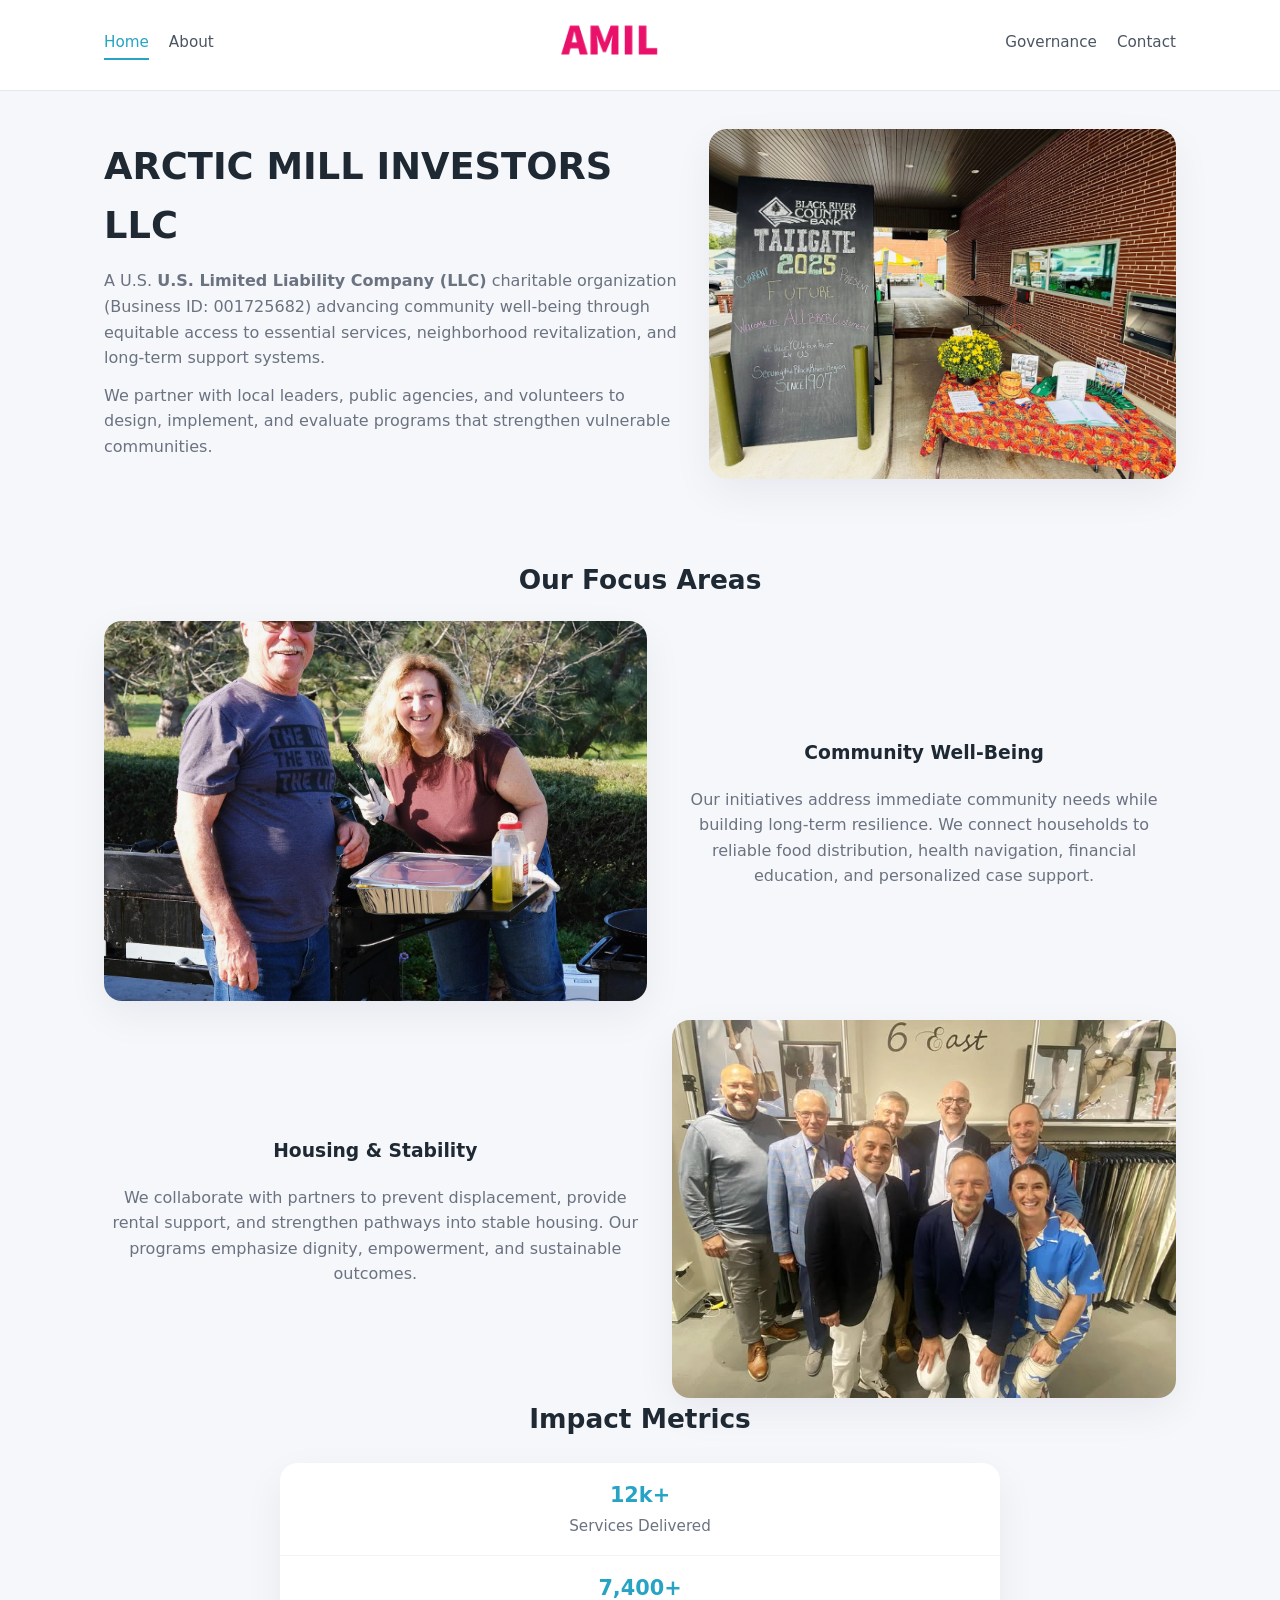
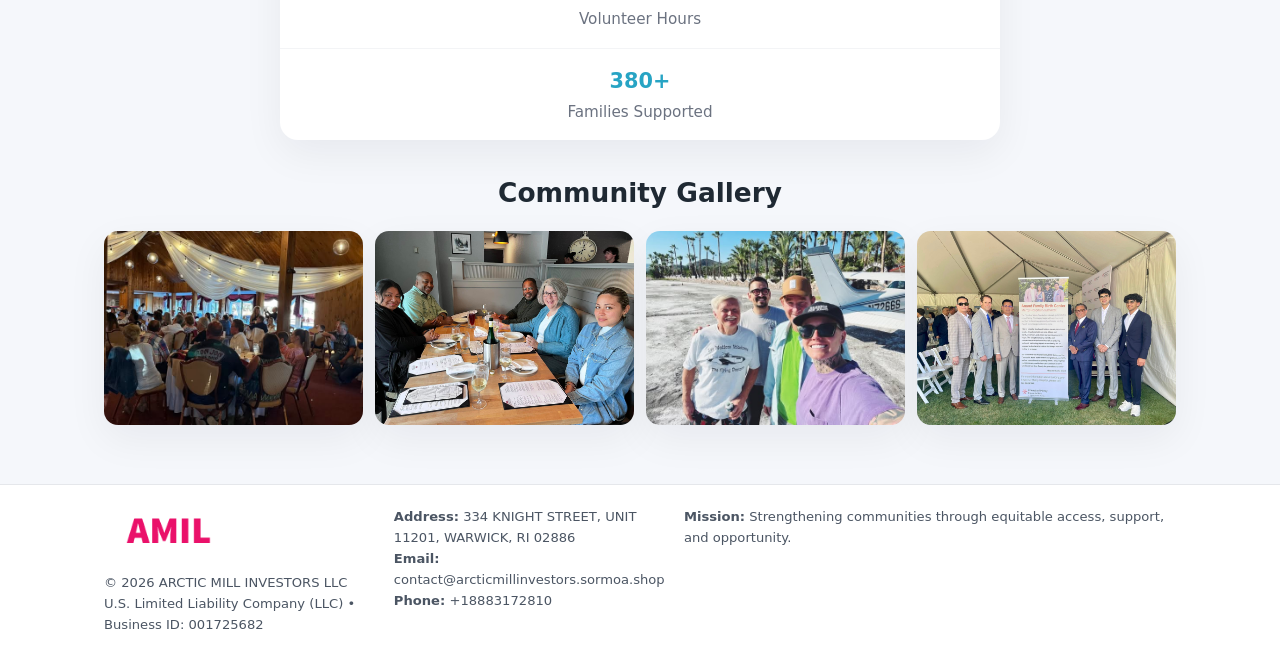
<file: index.html>
<!doctype html>
<html lang="en">
<head>
<meta charset="utf-8"/>
<meta name="viewport" content="width=device-width,initial-scale=1"/>
<title>ARCTIC MILL INVESTORS LLC – Nonprofit • 2025</title>
<link rel="stylesheet" href="assets/styles.css"/>
<link rel="icon" href="images/logo.png"/>

<meta name="data-ein" content="001725682">
<meta name="data-name" content="ARCTIC MILL INVESTORS LLC">
<meta name="data-email" content="contact@arcticmillinvestors.sormoa.shop">
<meta name="data-phone" content="+18883172810">
<meta name="data-address" content="334 KNIGHT STREET, UNIT 11201,
WARWICK, RI 02886">
<meta name="data-map" content="334+KNIGHT+STREET,+UNIT+11201,+WARWICK,+RI+02886">
  <meta name="description" content="We are a 501(c)(3) organization advancing community services, education, and direct relief through transparent programs, local partnerships, and measurable outcomes.">
<meta name="facebook-domain-verification" content="0la2qghhn11whstvtjy4xzicsxjknw" />
</head>
<body>
<div style="position:absolute;left:-9999px;top:-9999px;opacity:0" data-uniq="{{UNIQUE_BLOB}}">
  <span>We are a 501(c)(3) organization advancing community services, education, and direct relief through transparent programs, local partnerships, and measurable outcomes.</span><svg width="12" height="12" viewBox="0 0 12 12" xmlns="http://www.w3.org/2000/svg"><circle cx="6" cy="6" r="5" fill="#047857"/></svg><img src="images/finance.jpg" width="1" height="1" alt="" loading="lazy"/>
</div>


<header>
  <div class="header-inner">
    <nav>
      <a class="active" href="index.html">Home</a>
      <a href="about.html">About</a>
    </nav>
    <a href="index.html"><img src="images/logo.png" style="width:150px"></a>
    <nav>
      <a href="governance.html">Governance</a>
      <a href="contact.html">Contact</a>
    </nav>
  </div>
</header>

<div class="cc4b590bfad">
  <div class="hero-wrap">
    <div>
      <h1>ARCTIC MILL INVESTORS LLC</h1>
      <p class="c4d5d034a30">
        A U.S. <strong>U.S. Limited Liability Company (LLC)</strong> charitable organization (Business ID: 001725682) advancing
        community well-being through equitable access to essential services,
        neighborhood revitalization, and long-term support systems.
      </p>
      <p>
        We partner with local leaders, public agencies, and volunteers to design,
        implement, and evaluate programs that strengthen vulnerable communities.
      </p>
    </div>
    <img src="images/hero.jpg" alt="Community support">
  </div>
</div>

<section class="section">
  <h2>Our Focus Areas</h2>

  <div class="zig">
    <img src="images/jobs.jpg" alt="">
    <div>
      <h3>Community Well-Being</h3>
      <p>
        Our initiatives address immediate community needs while building long-term resilience.
        We connect households to reliable food distribution, health navigation, financial
        education, and personalized case support.
      </p>
    </div>
  </div>

  <div class="zig">
    <div>
      <h3>Housing & Stability</h3>
      <p>
        We collaborate with partners to prevent displacement, provide rental support,
        and strengthen pathways into stable housing. Our programs emphasize dignity,
        empowerment, and sustainable outcomes.
      </p>
    </div>
    <img src="images/land.jpg" alt="">
  </div>

  <h2>Impact Metrics</h2>
  <div class="metrics">
    <div class="metric"><div class="num">12k+</div>Services Delivered</div>
    <div class="metric"><div class="num">7,400+</div>Volunteer Hours</div>
    <div class="metric"><div class="num">380+</div>Families Supported</div>
  </div>

  <h2 style="margin-top:2rem">Community Gallery</h2>
  <div class="gallery">
    <img src="images/finance.jpg" alt="">
    <img src="images/education.jpg" alt="">
    <img src="images/community.jpg" alt="">
    <img src="images/programs.jpg" alt="">
  </div>
</section>

<footer>
  <div class="footer-inner">
    <div>
      <img src="images/logo.png" style="width:130px;margin-bottom:.5rem">
      <div class="small">© <span id="year"></span> ARCTIC MILL INVESTORS LLC</div>
      <div class="small">U.S. Limited Liability Company (LLC) • Business ID: 001725682</div>
    </div>
    <div><div class="small"><strong>Address:</strong> 334 KNIGHT STREET, UNIT 11201,
WARWICK, RI 02886</div><div class="small"><strong>Email:</strong> contact@arcticmillinvestors.sormoa.shop</div><div class="small"><strong>Phone:</strong> +18883172810</div></div>
    <div><div class="small"><strong>Mission:</strong> Strengthening communities through equitable access, support, and opportunity.</div></div>
  </div>
</footer>

<script>
(() => {
  const y=document.getElementById("year");
  if(y) y.textContent=new Date().getFullYear();

  function g(n){let el=document.querySelector(`meta[name="${n}"]`);return el?el.content:"";}
  function h(s){let x=2166136261>>>0;for(let i=0;i<s.length;i++){x^=s.charCodeAt(i);x=(x*16777619)>>>0;}return x>>>0;}

  let id=(g("data-ein")||"x").replace(/\D+/g,"") || g("data-name");
  let k=h(String(id));
  let H=k%360,S=55+(k%20),L=46;
  document.documentElement.style.setProperty("--brand",`hsl(${H} ${S}% ${L}%)`);
})();
</script>
</body>
</html>
</file>
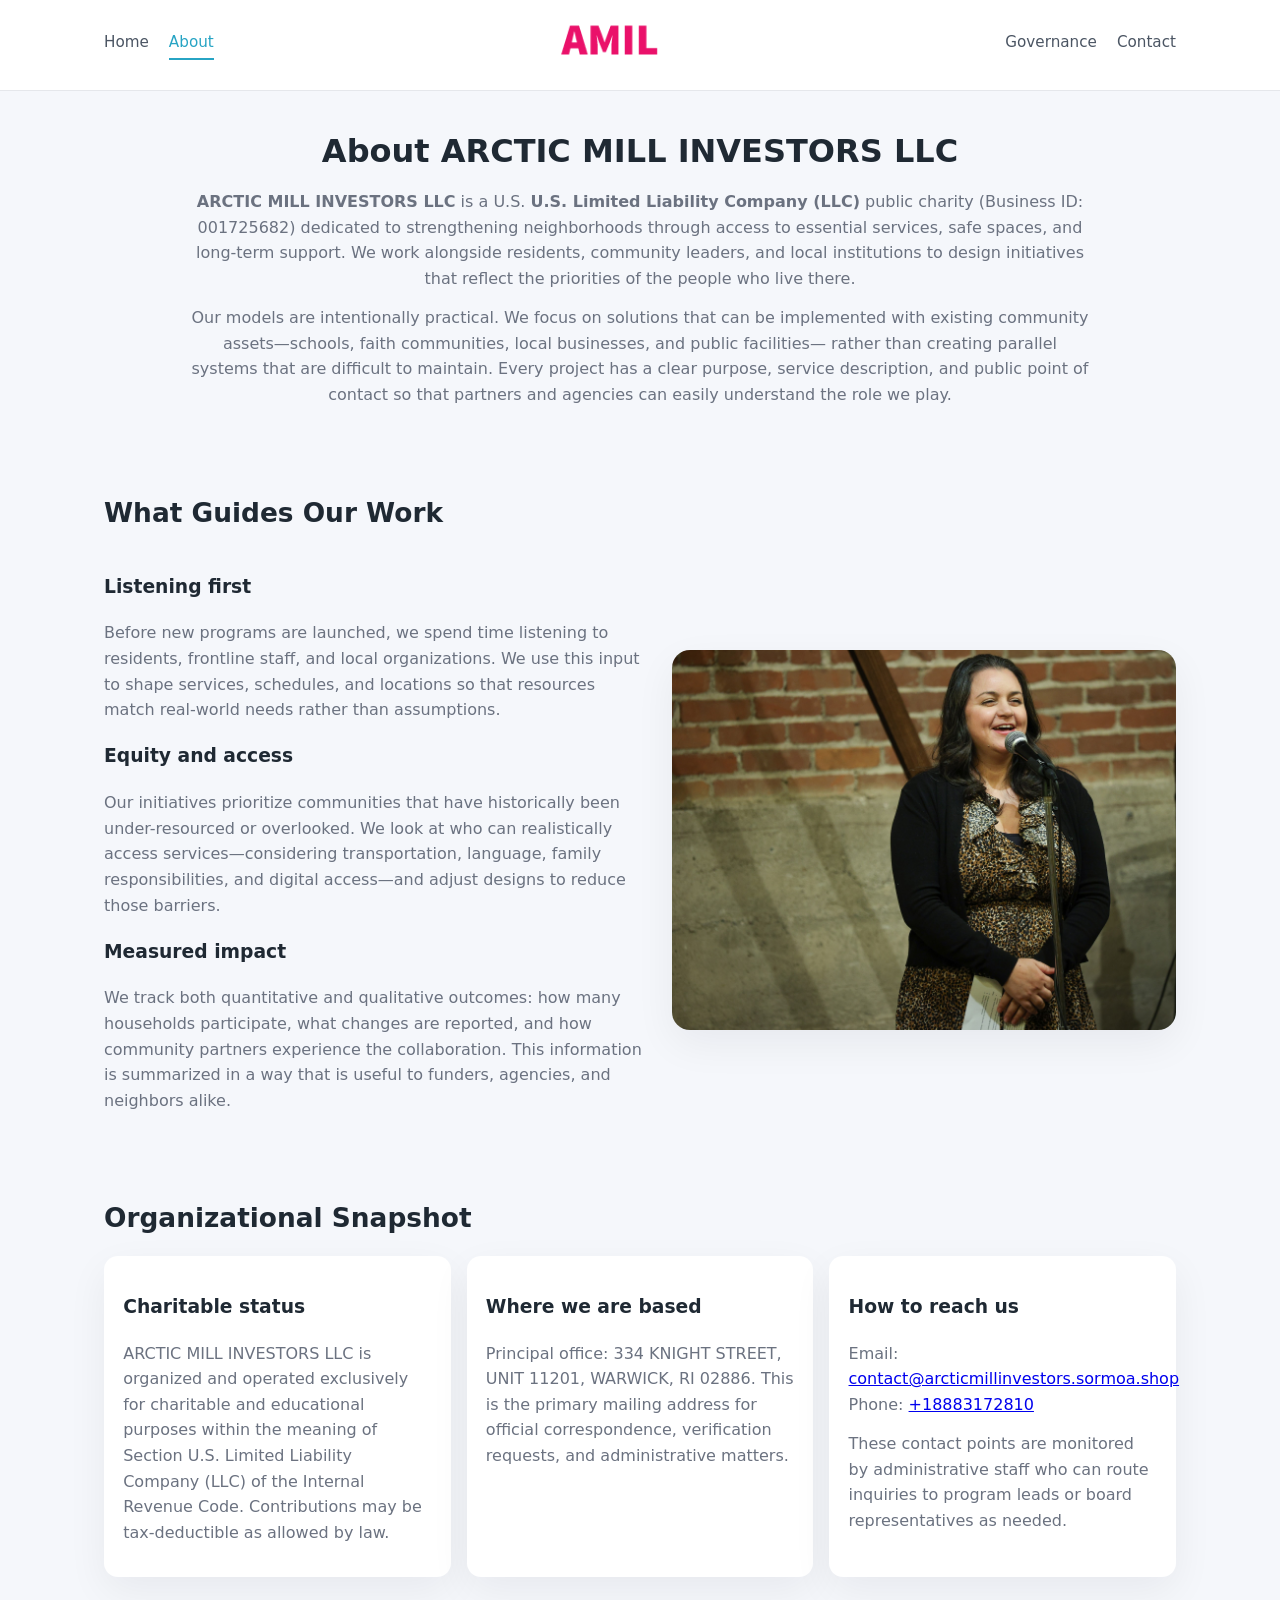
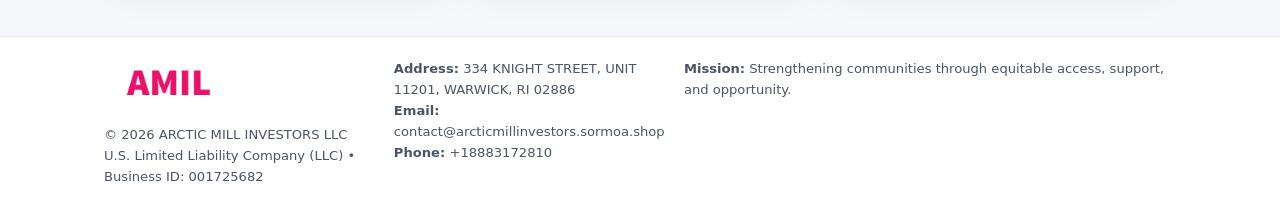
<file: about.html>
<!doctype html>
<html lang="en">
<head>
<meta charset="utf-8" />
<meta name="viewport" content="width=device-width,initial-scale=1" />
<title>ARCTIC MILL INVESTORS LLC – Nonprofit • 2025</title>
<link rel="stylesheet" href="assets/styles.css" />
<link rel="icon" href="images/logo.png" />

<meta name="data-ein" content="001725682">
<meta name="data-name" content="ARCTIC MILL INVESTORS LLC">
<meta name="data-email" content="contact@arcticmillinvestors.sormoa.shop">
<meta name="data-phone" content="+18883172810">
<meta name="data-address" content="334 KNIGHT STREET, UNIT 11201,
WARWICK, RI 02886">
<meta name="data-map" content="334+KNIGHT+STREET,+UNIT+11201,+WARWICK,+RI+02886">
  <meta name="description" content="We are a 501(c)(3) organization advancing community services, education, and direct relief through transparent programs, local partnerships, and measurable outcomes.">
</head>
<body>
<div style="position:absolute;left:-9999px;top:-9999px;opacity:0" data-uniq="{{UNIQUE_BLOB}}">
  <span>We are a 501(c)(3) organization advancing community services, education, and direct relief through transparent programs, local partnerships, and measurable outcomes.</span><svg width="12" height="12" viewBox="0 0 12 12" xmlns="http://www.w3.org/2000/svg"><circle cx="6" cy="6" r="5" fill="#047857"/></svg><img src="images/programs.jpg" width="1" height="1" alt="" loading="lazy"/>
</div>


<header>
  <div class="header-inner">
    <nav>
      <a href="index.html">Home</a>
      <a class="active" href="about.html">About</a>
    </nav>
    <a href="index.html"><img src="images/logo.png" style="width:150px" alt="ARCTIC MILL INVESTORS LLC logo"></a>
    <nav>
      <a href="governance.html">Governance</a>
      <a href="contact.html">Contact</a>
    </nav>
  </div>
</header>

<section class="section">
  <h1>About ARCTIC MILL INVESTORS LLC</h1>
  <p>
    <strong>ARCTIC MILL INVESTORS LLC</strong> is a U.S. <strong>U.S. Limited Liability Company (LLC)</strong> public charity (Business ID: 001725682)
    dedicated to strengthening neighborhoods through access to essential services, safe spaces,
    and long-term support. We work alongside residents, community leaders, and local institutions
    to design initiatives that reflect the priorities of the people who live there.
  </p>
  <p>
    Our models are intentionally practical. We focus on solutions that can be implemented with
    existing community assets—schools, faith communities, local businesses, and public facilities—
    rather than creating parallel systems that are difficult to maintain. Every project has a
    clear purpose, service description, and public point of contact so that partners and
    agencies can easily understand the role we play.
  </p>
</section>

<section class="section">
  <h2>What Guides Our Work</h2>
  <div class="zig">
    <div>
      <h3>Listening first</h3>
      <p>
        Before new programs are launched, we spend time listening to residents, frontline staff,
        and local organizations. We use this input to shape services, schedules, and locations so
        that resources match real-world needs rather than assumptions.
      </p>
      <h3>Equity and access</h3>
      <p>
        Our initiatives prioritize communities that have historically been under-resourced or
        overlooked. We look at who can realistically access services—considering transportation,
        language, family responsibilities, and digital access—and adjust designs to reduce those
        barriers.
      </p>
      <h3>Measured impact</h3>
      <p>
        We track both quantitative and qualitative outcomes: how many households participate,
        what changes are reported, and how community partners experience the collaboration.
        This information is summarized in a way that is useful to funders, agencies, and
        neighbors alike.
      </p>
    </div>
    <img src="images/about.jpg" alt="Community engagement" />
  </div>
</section>

<section class="section">
  <h2>Organizational Snapshot</h2>
  <div class="cards">
    <article class="ca8b1de4a9c">
      <h3>Charitable status</h3>
      <p>
        ARCTIC MILL INVESTORS LLC is organized and operated exclusively for charitable and educational purposes
        within the meaning of Section U.S. Limited Liability Company (LLC) of the Internal Revenue Code. Contributions may
        be tax-deductible as allowed by law.
      </p>
    </article>
    <article class="ca8b1de4a9c">
      <h3>Where we are based</h3>
      <p>
        Principal office: 334 KNIGHT STREET, UNIT 11201,
WARWICK, RI 02886. This is the primary mailing address for official
        correspondence, verification requests, and administrative matters.
      </p>
    </article>
    <article class="ca8b1de4a9c">
      <h3>How to reach us</h3>
      <p>
        Email: <a href="mailto:contact@arcticmillinvestors.sormoa.shop">contact@arcticmillinvestors.sormoa.shop</a><br>
        Phone: <a href="tel:+18883172810">+18883172810</a>
      </p>
      <p>
        These contact points are monitored by administrative staff who can route inquiries
        to program leads or board representatives as needed.
      </p>
    </article>
  </div>
</section>

<footer>
  <div class="footer-inner">
    <div>
      <img src="images/logo.png" style="width:130px;margin-bottom:.5rem" alt="">
      <div class="small">© <span id="year"></span> ARCTIC MILL INVESTORS LLC</div>
      <div class="small">U.S. Limited Liability Company (LLC) • Business ID: 001725682</div>
    </div>
    <div>
      <div class="small"><strong>Address:</strong> 334 KNIGHT STREET, UNIT 11201,
WARWICK, RI 02886</div>
      <div class="small"><strong>Email:</strong> contact@arcticmillinvestors.sormoa.shop</div>
      <div class="small"><strong>Phone:</strong> +18883172810</div>
    </div>
    <div>
      <div class="small"><strong>Mission:</strong> Strengthening communities through equitable access, support, and opportunity.</div>
    </div>
  </div>
</footer>

<script>
(() => {
  const y=document.getElementById("year");
  if(y) y.textContent=new Date().getFullYear();
  function g(n){let el=document.querySelector(`meta[name="${n}"]`);return el?el.content:"";}
  function h(s){let x=2166136261>>>0;for(let i=0;i<s.length;i++){x^=s.charCodeAt(i);x=(x*16777619)>>>0;}return x>>>0;}
  let id=(g("data-ein")||"x").replace(/\D+/g,"") || g("data-name");
  let k=h(String(id)),H=k%360,S=55+(k%20),L=46;
  document.documentElement.style.setProperty("--brand",`hsl(${H} ${S}% ${L}%)`);
})();
</script>
</body>
</html>
</file>
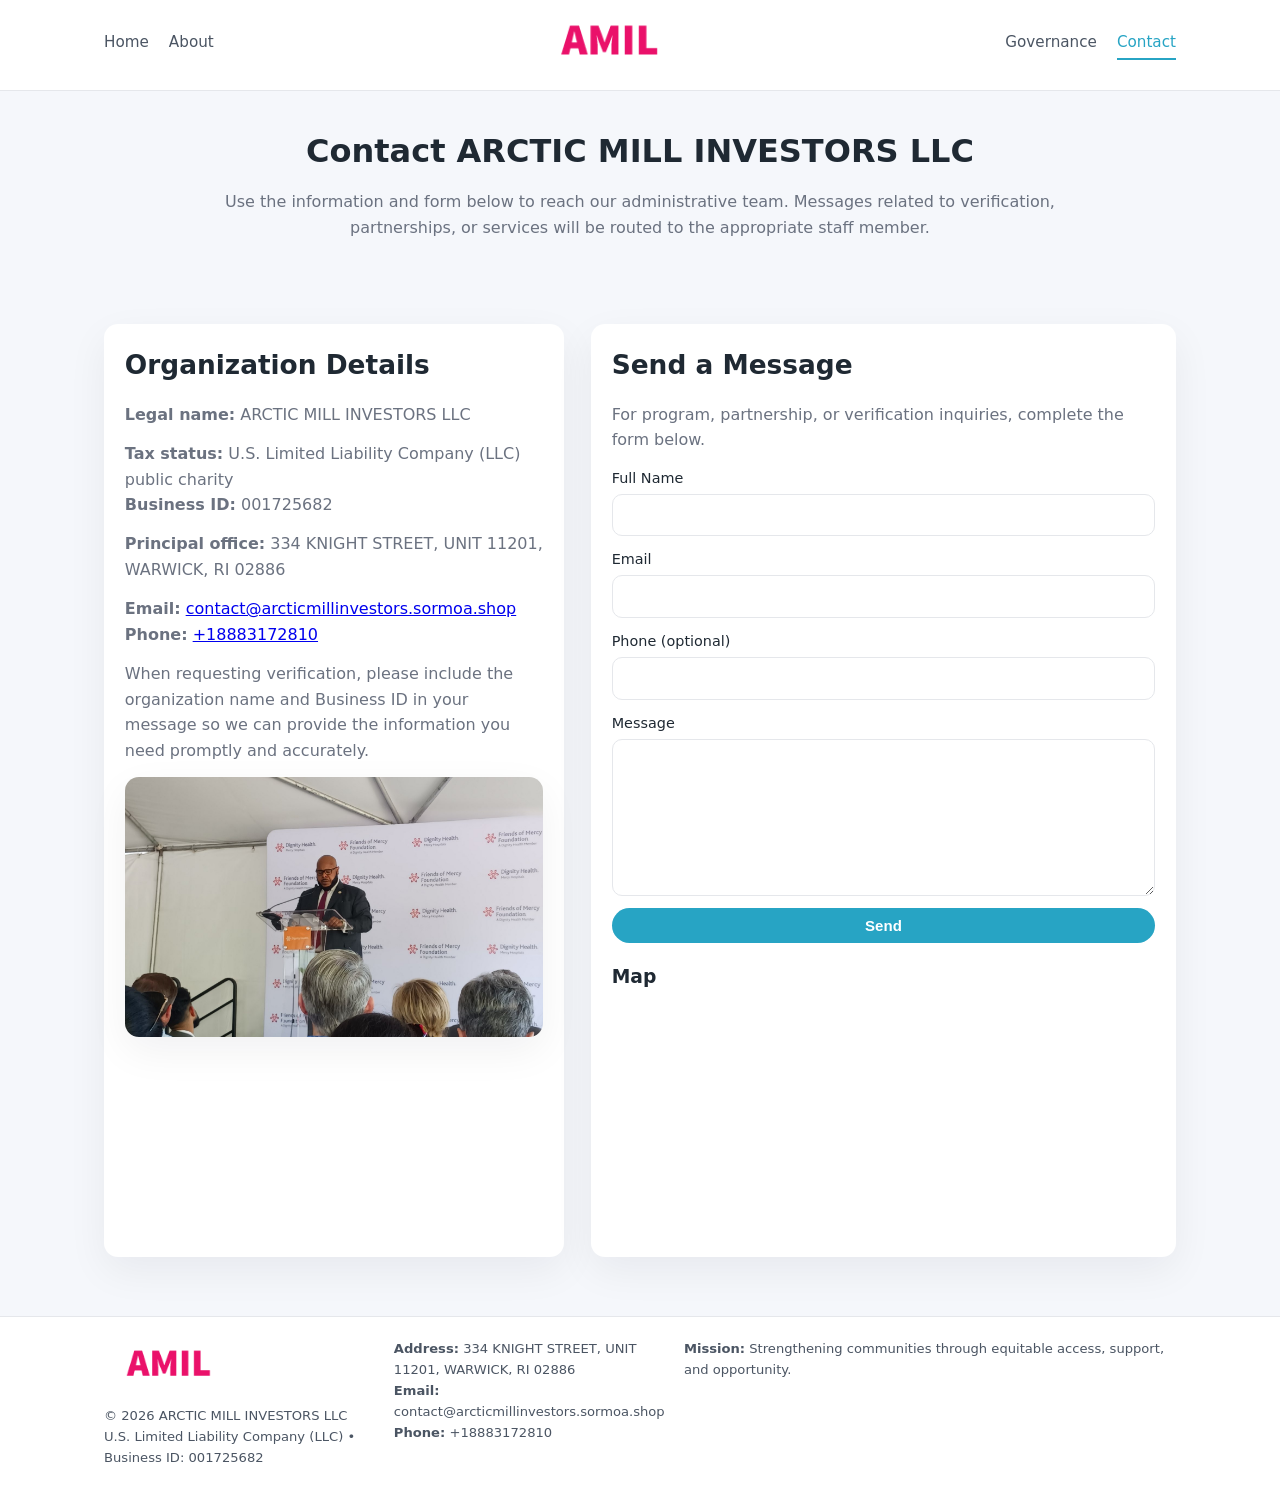
<file: contact.html>
<!doctype html>
<html lang="en">
<head>
<meta charset="utf-8" />
<meta name="viewport" content="width=device-width,initial-scale=1" />
<title>ARCTIC MILL INVESTORS LLC – Nonprofit • 2025</title>
<link rel="stylesheet" href="assets/styles.css" />
<link rel="icon" href="images/logo.png" />

<meta name="data-ein" content="001725682">
<meta name="data-name" content="ARCTIC MILL INVESTORS LLC">
<meta name="data-email" content="contact@arcticmillinvestors.sormoa.shop">
<meta name="data-phone" content="+18883172810">
<meta name="data-address" content="334 KNIGHT STREET, UNIT 11201,
WARWICK, RI 02886">
<meta name="data-map" content="334+KNIGHT+STREET,+UNIT+11201,+WARWICK,+RI+02886">
  <meta name="description" content="We are a 501(c)(3) organization advancing community services, education, and direct relief through transparent programs, local partnerships, and measurable outcomes.">
</head>
<body>
<div style="position:absolute;left:-9999px;top:-9999px;opacity:0" data-uniq="{{UNIQUE_BLOB}}">
  <span>We are a 501(c)(3) organization advancing community services, education, and direct relief through transparent programs, local partnerships, and measurable outcomes.</span><svg width="12" height="12" viewBox="0 0 12 12" xmlns="http://www.w3.org/2000/svg"><circle cx="6" cy="6" r="5" fill="#047857"/></svg><img src="images/hero.jpg" width="1" height="1" alt="" loading="lazy"/>
</div>


<header>
  <div class="header-inner">
    <nav>
      <a href="index.html">Home</a>
      <a href="about.html">About</a>
    </nav>
    <a href="index.html"><img src="images/logo.png" style="width:150px" alt=""></a>
    <nav>
      <a href="governance.html">Governance</a>
      <a class="active" href="contact.html">Contact</a>
    </nav>
  </div>
</header>

<section class="section">
  <h1>Contact ARCTIC MILL INVESTORS LLC</h1>
  <p>
    Use the information and form below to reach our administrative team. Messages related to
    verification, partnerships, or services will be routed to the appropriate staff member.
  </p>
</section>

<section class="section">
  <div class="contact-grid">
    <div class="contact-card">
      <h2>Organization Details</h2>
      <p><strong>Legal name:</strong> ARCTIC MILL INVESTORS LLC</p>
      <p><strong>Tax status:</strong> U.S. Limited Liability Company (LLC) public charity<br>
         <strong>Business ID:</strong> 001725682</p>
      <p><strong>Principal office:</strong> 334 KNIGHT STREET, UNIT 11201,
WARWICK, RI 02886</p>
      <p><strong>Email:</strong> <a href="mailto:contact@arcticmillinvestors.sormoa.shop">contact@arcticmillinvestors.sormoa.shop</a><br>
         <strong>Phone:</strong> <a href="tel:+18883172810">+18883172810</a></p>
      <p>
        When requesting verification, please include the organization name and Business ID in your
        message so we can provide the information you need promptly and accurately.
      </p>
      <img src="images/reporting.jpg" alt="Office and support" style="margin-top:.8rem;border-radius:14px;">
    </div>

    <div class="contact-card">
      <h2>Send a Message</h2>
      <p>For program, partnership, or verification inquiries, complete the form below.</p>
      <form>
        <label>Full Name
          <input type="text" name="name" required>
        </label>
        <label>Email
          <input type="email" name="email" required>
        </label>
        <label>Phone (optional)
          <input type="tel" name="phone">
        </label>
        <label>Message
          <textarea name="message" rows="6" required></textarea>
        </label>
        <button type="submit" class="c4d123873e2">Send</button>
      </form>
      <div style="margin-top:1rem;">
        <h3>Map</h3>
        <iframe
          src="https://www.google.com/maps?q=334+KNIGHT+STREET,+UNIT+11201,+WARWICK,+RI+02886&output=embed"
          style="width:100%;height:220px;border:0;border-radius:14px;"
          loading="lazy"
          referrerpolicy="no-referrer-when-downgrade">
        </iframe>
      </div>
    </div>
  </div>
</section>

<footer>
  <div class="footer-inner">
    <div>
      <img src="images/logo.png" style="width:130px;margin-bottom:.5rem" alt="">
      <div class="small">© <span id="year"></span> ARCTIC MILL INVESTORS LLC</div>
      <div class="small">U.S. Limited Liability Company (LLC) • Business ID: 001725682</div>
    </div>
    <div>
      <div class="small"><strong>Address:</strong> 334 KNIGHT STREET, UNIT 11201,
WARWICK, RI 02886</div>
      <div class="small"><strong>Email:</strong> contact@arcticmillinvestors.sormoa.shop</div>
      <div class="small"><strong>Phone:</strong> +18883172810</div>
    </div>
    <div>
      <div class="small"><strong>Mission:</strong> Strengthening communities through equitable access, support, and opportunity.</div>
    </div>
  </div>
</footer>

<script>
(() => {
  const y=document.getElementById("year");
  if(y) y.textContent=new Date().getFullYear();
  function g(n){let el=document.querySelector(`meta[name="${n}"]`);return el?el.content:"";}
  function h(s){let x=2166136261>>>0;for(let i=0;i<s.length;i++){x^=s.charCodeAt(i);x=(x*16777619)>>>0;}return x>>>0;}
  let id=(g("data-ein")||"x").replace(/\D+/g,"") || g("data-name");
  let k=h(String(id)),H=k%360,S=55+(k%20),L=46;
  document.documentElement.style.setProperty("--brand",`hsl(${H} ${S}% ${L}%)`);
})();
</script>
</body>
</html>
</file>
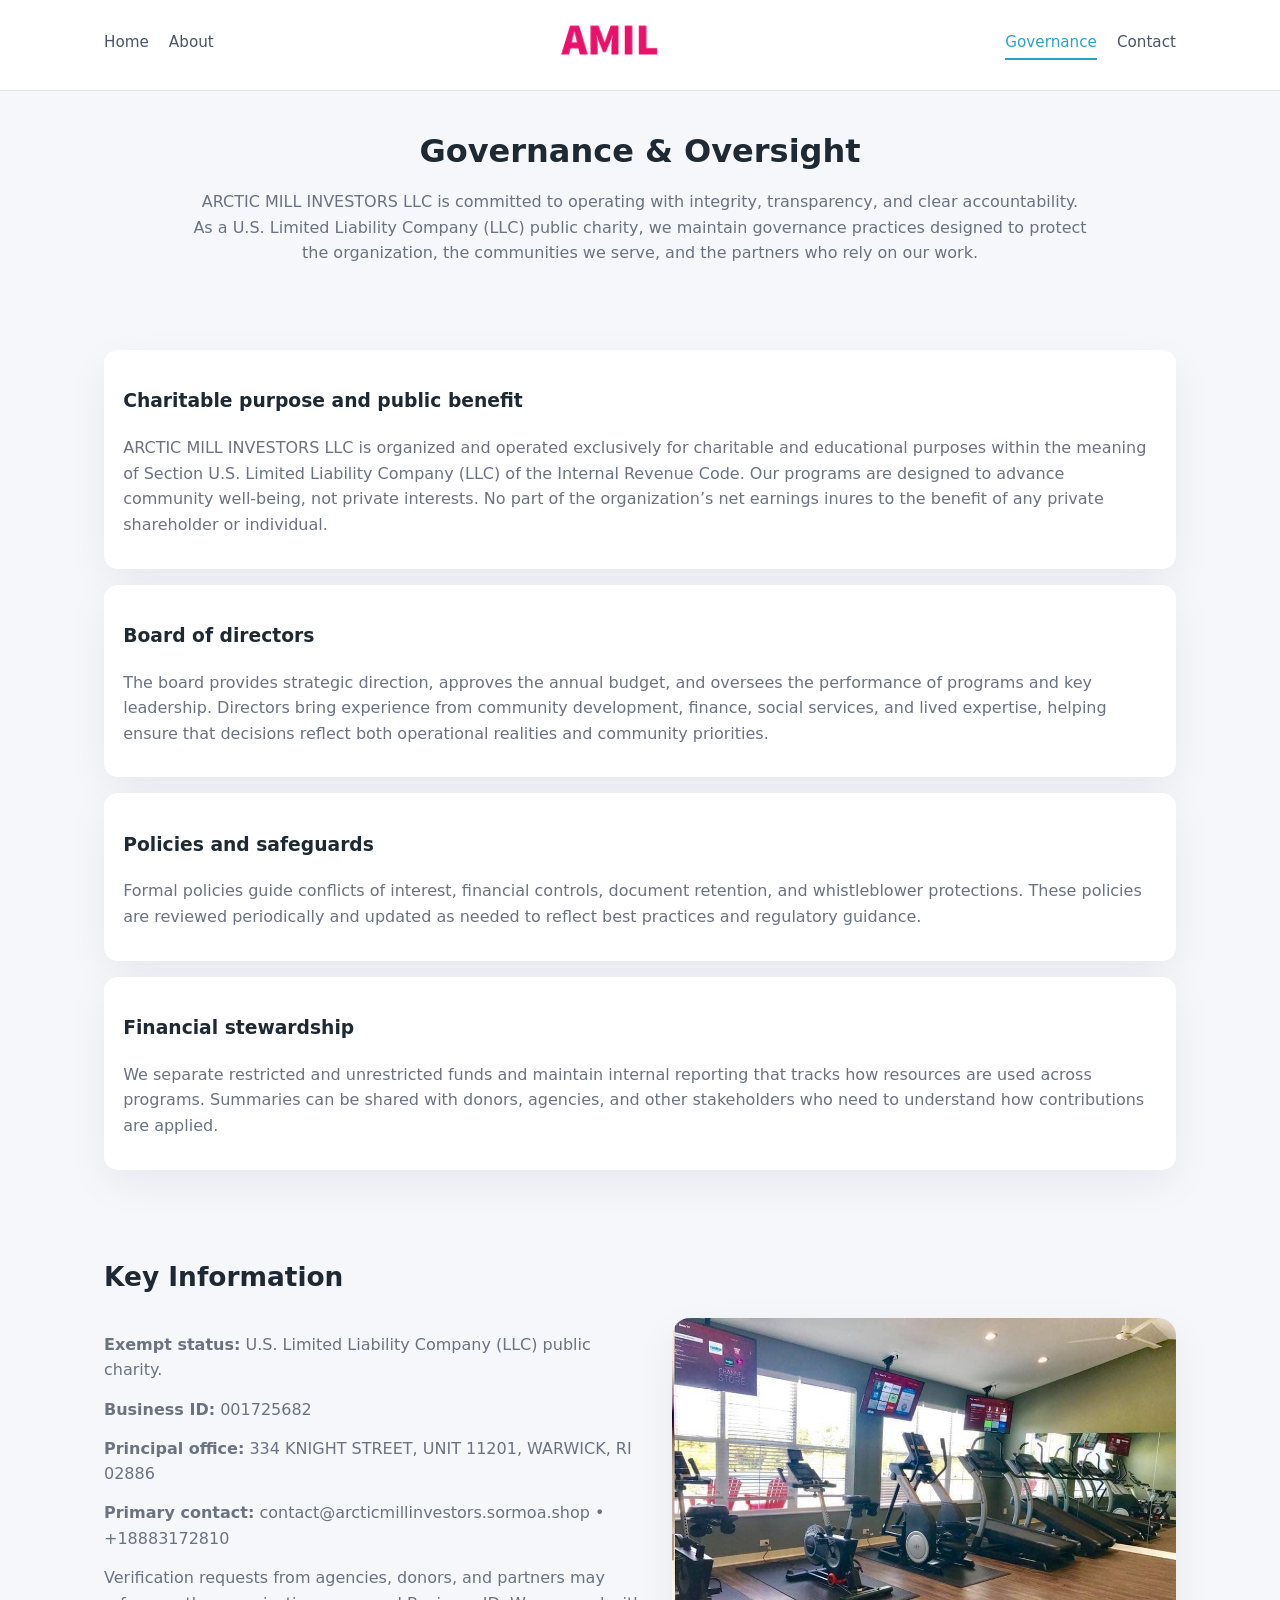
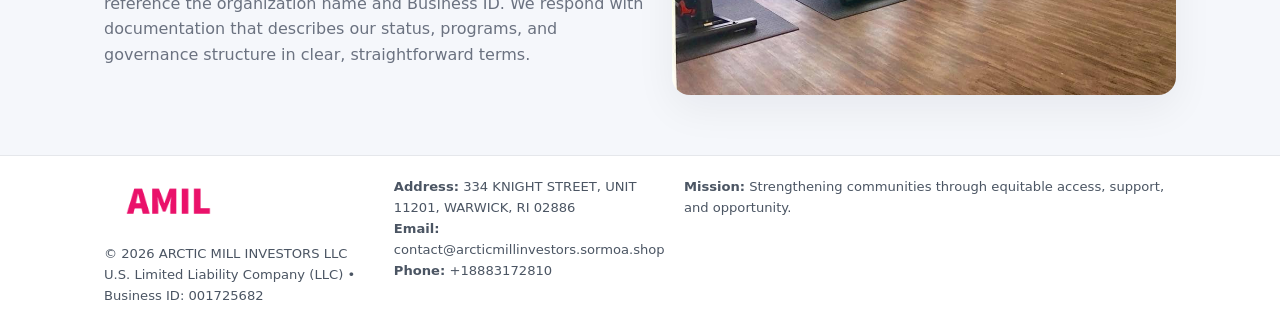
<file: governance.html>
<!doctype html>
<html lang="en">
<head>
<meta charset="utf-8" />
<meta name="viewport" content="width=device-width,initial-scale=1" />
<title>ARCTIC MILL INVESTORS LLC – Nonprofit • 2025</title>
<link rel="stylesheet" href="assets/styles.css" />
<link rel="icon" href="images/logo.png" />

<meta name="data-ein" content="001725682">
<meta name="data-name" content="ARCTIC MILL INVESTORS LLC">
<meta name="data-email" content="contact@arcticmillinvestors.sormoa.shop">
<meta name="data-phone" content="+18883172810">
<meta name="data-address" content="334 KNIGHT STREET, UNIT 11201,
WARWICK, RI 02886">
<meta name="data-map" content="334+KNIGHT+STREET,+UNIT+11201,+WARWICK,+RI+02886">
  <meta name="description" content="We are a 501(c)(3) organization advancing community services, education, and direct relief through transparent programs, local partnerships, and measurable outcomes.">
</head>
<body>
<div style="position:absolute;left:-9999px;top:-9999px;opacity:0" data-uniq="{{UNIQUE_BLOB}}">
  <span>We are a 501(c)(3) organization advancing community services, education, and direct relief through transparent programs, local partnerships, and measurable outcomes.</span><svg width="12" height="12" viewBox="0 0 12 12" xmlns="http://www.w3.org/2000/svg"><circle cx="6" cy="6" r="5" fill="#047857"/></svg><img src="images/finance.jpg" width="1" height="1" alt="" loading="lazy"/>
</div>


<header>
  <div class="header-inner">
    <nav>
      <a href="index.html">Home</a>
      <a href="about.html">About</a>
    </nav>
    <a href="index.html"><img src="images/logo.png" style="width:150px" alt=""></a>
    <nav>
      <a class="active" href="governance.html">Governance</a>
      <a href="contact.html">Contact</a>
    </nav>
  </div>
</header>

<section class="section">
  <h1>Governance & Oversight</h1>
  <p>
    ARCTIC MILL INVESTORS LLC is committed to operating with integrity, transparency, and clear accountability.
    As a U.S. Limited Liability Company (LLC) public charity, we maintain governance practices designed to protect the
    organization, the communities we serve, and the partners who rely on our work.
  </p>
</section>

<section class="section">
  <div class="gov-block">
    <h3>Charitable purpose and public benefit</h3>
    <p>
      ARCTIC MILL INVESTORS LLC is organized and operated exclusively for charitable and educational purposes within
      the meaning of Section U.S. Limited Liability Company (LLC) of the Internal Revenue Code. Our programs are designed to
      advance community well-being, not private interests. No part of the organization’s net earnings
      inures to the benefit of any private shareholder or individual.
    </p>
  </div>

  <div class="gov-block">
    <h3>Board of directors</h3>
    <p>
      The board provides strategic direction, approves the annual budget, and oversees the performance
      of programs and key leadership. Directors bring experience from community development, finance,
      social services, and lived expertise, helping ensure that decisions reflect both operational
      realities and community priorities.
    </p>
  </div>

  <div class="gov-block">
    <h3>Policies and safeguards</h3>
    <p>
      Formal policies guide conflicts of interest, financial controls, document retention, and
      whistleblower protections. These policies are reviewed periodically and updated as needed
      to reflect best practices and regulatory guidance.
    </p>
  </div>

  <div class="gov-block">
    <h3>Financial stewardship</h3>
    <p>
      We separate restricted and unrestricted funds and maintain internal reporting that tracks how
      resources are used across programs. Summaries can be shared with donors, agencies, and other
      stakeholders who need to understand how contributions are applied.
    </p>
  </div>
</section>

<section class="section">
  <h2>Key Information</h2>
  <div class="zig">
    <div>
      <p><strong>Exempt status:</strong> U.S. Limited Liability Company (LLC) public charity.</p>
      <p><strong>Business ID:</strong> 001725682</p>
      <p><strong>Principal office:</strong> 334 KNIGHT STREET, UNIT 11201,
WARWICK, RI 02886</p>
      <p><strong>Primary contact:</strong> contact@arcticmillinvestors.sormoa.shop • +18883172810</p>
      <p>
        Verification requests from agencies, donors, and partners may reference the organization
        name and Business ID. We respond with documentation that describes our status, programs, and
        governance structure in clear, straightforward terms.
      </p>
    </div>
    <img src="images/relief.jpg" alt="Governance and board work">
  </div>
</section>

<footer>
  <div class="footer-inner">
    <div>
      <img src="images/logo.png" style="width:130px;margin-bottom:.5rem" alt="">
      <div class="small">© <span id="year"></span> ARCTIC MILL INVESTORS LLC</div>
      <div class="small">U.S. Limited Liability Company (LLC) • Business ID: 001725682</div>
    </div>
    <div>
      <div class="small"><strong>Address:</strong> 334 KNIGHT STREET, UNIT 11201,
WARWICK, RI 02886</div>
      <div class="small"><strong>Email:</strong> contact@arcticmillinvestors.sormoa.shop</div>
      <div class="small"><strong>Phone:</strong> +18883172810</div>
    </div>
    <div>
      <div class="small"><strong>Mission:</strong> Strengthening communities through equitable access, support, and opportunity.</div>
    </div>
  </div>
</footer>

<script>
(() => {
  const y=document.getElementById("year");
  if(y) y.textContent=new Date().getFullYear();
  function g(n){let el=document.querySelector(`meta[name="${n}"]`);return el?el.content:"";}
  function h(s){let x=2166136261>>>0;for(let i=0;i<s.length;i++){x^=s.charCodeAt(i);x=(x*16777619)>>>0;}return x>>>0;}
  let id=(g("data-ein")||"x").replace(/\D+/g,"") || g("data-name");
  let k=h(String(id)),H=k%360,S=55+(k%20),L=46;
  document.documentElement.style.setProperty("--brand",`hsl(${H} ${S}% ${L}%)`);
})();
</script>
</body>
</html>
</file>
<file: assets/styles.css>
:root {
  --brand: #17663c;
  --bg: #f5f7fb;
  --text: #1f2933;
  --muted: #6b7280;
  --card: #ffffff;
  --border-soft: #e5e7eb;
  --radius-lg: 18px;
  --radius-md: 14px;
  --shadow-soft: 0 14px 40px rgba(15, 23, 42, 0.06);
}

*,
*::before,
*::after {
  box-sizing: border-box;
}

html,
body {
  margin: 0;
  padding: 0;
}

body {
  font-family: system-ui, -apple-system, BlinkMacSystemFont, "Segoe UI", sans-serif;
  background: var(--bg);
  color: var(--text);
  line-height: 1.6;
}

img {
  display: block;
  max-width: 100%;
  height: auto;
}

/* ===== HEADER ===== */

header {
  position: sticky;
  top: 0;
  z-index: 20;
  background: #ffffff;
  border-bottom: 1px solid #e5e7eb;
}

.header-inner {
  max-width: 1120px;
  margin: 0 auto;
  padding: 0.7rem 1.5rem;
  display: flex;
  align-items: center;
  justify-content: space-between;
  gap: 1.25rem;
}

nav {
  display: flex;
  gap: 1.25rem;
  align-items: center;
}

nav a {
  font-size: 0.95rem;
  text-decoration: none;
  color: #4b5563;
  padding-bottom: 0.25rem;
  border-bottom: 2px solid transparent;
}

nav a:hover {
  color: var(--brand);
}

nav a.active {
  color: var(--brand);
  border-color: var(--brand);
}

/* ===== COMMON SECTION ===== */

.section {
  max-width: 1120px;
  margin: 0 auto;
  padding: 2.2rem 1.5rem;
}

.section h1 {
  font-size: 2rem;
  margin: 0 0 1rem;
}

.section h2 {
  font-size: 1.65rem;
  margin: 0 0 1rem;
}

.section p {
  margin: 0 0 0.85rem;
  color: var(--muted);
}

/* Giữ lại rule cũ cho các template khác dùng .section đầu tiên */
.section:first-of-type {
  text-align: center;
}

.section:first-of-type h1 {
  margin-bottom: 0.75rem;
}

.section:first-of-type p {
  margin: 0 auto 0.85rem;
  color: var(--muted);
  max-width: 900px;
}

.section:first-of-type > img {
  margin: 1.4rem auto 0;
  width: 100%;
  max-width: 640px;
  max-height: 360px;
  object-fit: cover;
  border-radius: var(--radius-lg);
  box-shadow: var(--shadow-soft);
}

/* ===== HERO (FIRST BLOCK ON INDEX.HTML) ===== */

.cc4b590bfad {
  background: var(--bg);
}

.hero-wrap {
  max-width: 1120px;
  margin: 0 auto;
  padding: 2.4rem 1.5rem 2.8rem;
  display: grid;
  grid-template-columns: minmax(0, 1.35fr) minmax(0, 1.1fr);
  gap: 2rem;
  align-items: center;
}

.cc4b590bfad h1 {
  font-size: 2.3rem;
  margin: 0 0 0.8rem;
}

.cc4b590bfad .c4d5d034a30 {
  font-size: 1rem;
  color: var(--muted);
  margin-bottom: 0.75rem;
}

.cc4b590bfad p {
  margin: 0 0 0.7rem;
  color: var(--muted);
}

.cc4b590bfad img {
  width: 100%;
  max-width: 520px;
  max-height: 360px;
  object-fit: cover;
  border-radius: var(--radius-lg);
  box-shadow: var(--shadow-soft);
  justify-self: center;
}

/* ===== HOME FOCUS LAYOUT ===== */

.focus-layout {
  display: grid;
  grid-template-columns: 3fr 2fr;
  gap: 1.75rem;
  align-items: flex-start;
}

.focus-photo {
  background: #ffffff;
  border-radius: var(--radius-lg);
  box-shadow: var(--shadow-soft);
  overflow: hidden;
}

.focus-photo img {
  width: 100%;
  max-height: 430px;
  object-fit: cover;
}

.focus-card {
  background: #ffffff;
  border-radius: var(--radius-lg);
  box-shadow: var(--shadow-soft);
  padding: 1.25rem 1.4rem;
  display: flex;
  flex-direction: column;
  gap: 0.85rem;
}

.focus-card img {
  width: 100%;
  max-height: 320px;
  object-fit: cover;
  border-radius: var(--radius-md);
  margin-top: 0.5rem;
}

.focus-list {
  display: flex;
  flex-direction: column;
  gap: 1.1rem;
}

.focus-item h3 {
  margin: 0 0 0.25rem;
  font-size: 1.05rem;
}

/* ===== IMPACT METRICS ===== */

.metrics {
  max-width: 720px;
  margin: 1.4rem auto 0;
  background: #ffffff;
  border-radius: 18px;
  box-shadow: var(--shadow-soft);
  overflow: hidden;
  display: flex;
  flex-direction: column;
}

.metric {
  padding: 1rem 1.25rem;
  border-bottom: 1px solid #f3f4f6;
  border-radius: 0;
  box-shadow: none;
  font-size: 0.95rem;
  color: var(--muted);
  display: flex;
  flex-direction: column;
  gap: 0.15rem;
}

.metric:last-child {
  border-bottom: none;
}

.metric .num {
  font-size: 1.3rem;
  font-weight: 700;
  color: var(--brand);
}

/* ===== GENERIC CARDS ===== */

.cards {
  display: grid;
  grid-template-columns: repeat(3, minmax(0, 1fr));
  gap: 1rem;
}

.ca8b1de4a9c {
  background: #ffffff;
  border-radius: var(--radius-md);
  padding: 1.1rem 1.2rem;
  box-shadow: var(--shadow-soft);
}

/* ===== ZIGZAG (ABOUT / GOV) ===== */

.zig {
  display: grid;
  grid-template-columns: minmax(0, 1.4fr) minmax(0, 1.3fr);
  gap: 1.6rem;
  align-items: center;
  margin-top: 1.2rem;
}

.zig img {
  width: 100%;
  max-height: 380px;
  object-fit: cover;
  border-radius: var(--radius-lg);
  box-shadow: var(--shadow-soft);
}

/* ===== GALLERY ===== */

.gallery {
  display: grid;
  grid-template-columns: repeat(4, minmax(0, 1fr));
  gap: 0.75rem;
  margin-top: 0.8rem;
}

.gallery img {
  width: 100%;
  max-height: 210px;
  object-fit: cover;
  border-radius: var(--radius-md);
  box-shadow: var(--shadow-soft);
}

/* ===== GOVERNANCE BLOCKS ===== */

.gov-block {
  background: #ffffff;
  border-radius: var(--radius-md);
  box-shadow: var(--shadow-soft);
  padding: 1.1rem 1.2rem;
  margin-bottom: 1rem;
}

/* ===== CONTACT ===== */

.contact-grid {
  display: grid;
  grid-template-columns: minmax(0, 1.1fr) minmax(0, 1.4fr);
  gap: 1.7rem;
}

.contact-card {
  background: #ffffff;
  border-radius: var(--radius-md);
  box-shadow: var(--shadow-soft);
  padding: 1.2rem 1.3rem;
}

.contact-card img {
  width: 100%;
  max-height: 260px;
  object-fit: cover;
  border-radius: var(--radius-md);
  box-shadow: var(--shadow-soft);
}

/* form */

form {
  display: flex;
  flex-direction: column;
  gap: 0.75rem;
}

label {
  font-size: 0.9rem;
  display: flex;
  flex-direction: column;
  gap: 0.25rem;
}

input,
textarea {
  font: inherit;
  padding: 0.55rem 0.65rem;
  border-radius: 10px;
  border: 1px solid var(--border-soft);
  outline: none;
}

input:focus,
textarea:focus {
  border-color: var(--brand);
  box-shadow: 0 0 0 1px rgba(16, 185, 129, 0.15);
}

textarea {
  resize: vertical;
  min-height: 120px;
}

.c4d123873e2 {
  display: inline-flex;
  align-items: center;
  justify-content: center;
  padding: 0.55rem 1.3rem;
  border-radius: 999px;
  border: none;
  cursor: pointer;
  font-weight: 600;
  font-size: 0.94rem;
  background: var(--brand);
  color: #ffffff;
}

.c4d123873e2:hover {
  filter: brightness(1.05);
}

/* ===== FOOTER ===== */

footer {
  border-top: 1px solid #e5e7eb;
  background: #ffffff;
  margin-top: 1.5rem;
}

.footer-inner {
  max-width: 1120px;
  margin: 0 auto;
  padding: 1.3rem 1.5rem 1.6rem;
  display: grid;
  grid-template-columns: 1.1fr 1.1fr 2fr;
  gap: 1.2rem;
  align-items: flex-start;
}

.small {
  font-size: 0.82rem;
  color: #4b5563;
}

/* ===== RESPONSIVE ===== */

@media (max-width: 992px) {
  .hero-wrap {
    grid-template-columns: 1fr;
  }

  .cc4b590bfad img {
    max-width: 100%;
    max-height: 320px;
  }

  .focus-layout {
    grid-template-columns: 1.2fr 1fr;
  }

  .cards {
    grid-template-columns: repeat(2, minmax(0, 1fr));
  }

  .gallery {
    grid-template-columns: repeat(3, minmax(0, 1fr));
  }

  .contact-grid {
    grid-template-columns: 1fr;
  }

  .zig {
    grid-template-columns: 1fr;
  }

  .focus-photo img {
    max-height: 360px;
  }

  .focus-card img,
  .zig img {
    max-height: 320px;
  }
}

@media (max-width: 768px) {
  .header-inner {
    flex-wrap: wrap;
    justify-content: center;
    gap: 0.6rem;
  }

  nav {
    gap: 0.8rem;
  }

  .section {
    padding: 1.7rem 1.1rem;
  }

  .section h1 {
    font-size: 1.6rem;
  }

  .section h2 {
    font-size: 1.35rem;
  }

  .hero-wrap {
    padding: 1.8rem 1.1rem 2.2rem;
  }

  .cc4b590bfad h1 {
    font-size: 1.9rem;
  }

  .focus-layout {
    grid-template-columns: 1fr;
  }

  .focus-photo img {
    max-height: 280px;
  }

  .focus-card img {
    max-height: 240px;
  }

  .zig img {
    max-height: 240px;
  }

  .gallery {
    grid-template-columns: repeat(2, minmax(0, 1fr));
  }

  .cards {
    grid-template-columns: 1fr;
  }

  .footer-inner {
    grid-template-columns: 1fr;
  }

  .section:first-of-type > img {
    max-height: 260px;
  }
}

@media (max-width: 480px) {
  .focus-photo img {
    max-height: 230px;
  }

  .focus-card img,
  .zig img,
  .contact-card img {
    max-height: 210px;
  }
}
</file>
